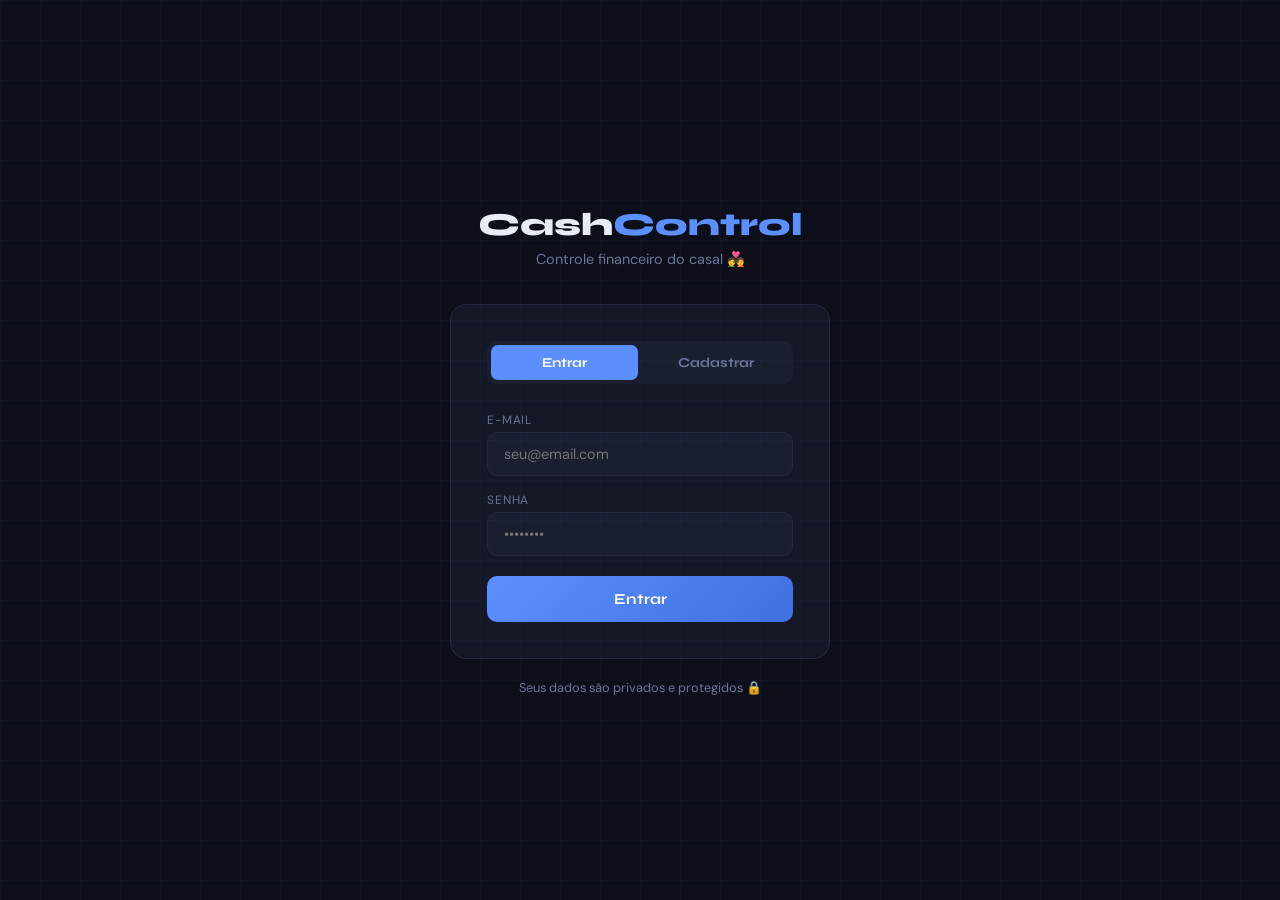
<file: login.html>
<!DOCTYPE html>
<html lang="pt-BR">
<head>
  <meta charset="UTF-8" />
  <meta name="viewport" content="width=device-width, initial-scale=1.0"/>
  <title>CashControl — Entrar</title>
  <link href="https://fonts.googleapis.com/css2?family=Syne:wght@400;700;800&family=DM+Sans:wght@300;400;500&display=swap" rel="stylesheet"/>
  <link rel="stylesheet" href="css/style.css"/>
  <style>
    body { display: flex; align-items: center; justify-content: center; min-height: 100vh; }

    .auth-wrap {
      width: 100%;
      max-width: 420px;
      padding: 20px;
    }

    .auth-logo {
      text-align: center;
      margin-bottom: 36px;
    }

    .auth-logo h1 {
      font-family: 'Syne', sans-serif;
      font-size: 2rem;
      font-weight: 800;
    }

    .auth-logo span { color: var(--accent); }
    .auth-logo p { color: var(--muted); font-size: .9rem; margin-top: 6px; }

    .auth-card {
      background: var(--panel);
      border: 1px solid var(--border);
      border-radius: var(--radius);
      padding: 36px;
    }

    .auth-tabs {
      display: flex;
      gap: 4px;
      background: var(--panel2);
      border-radius: 10px;
      padding: 4px;
      margin-bottom: 28px;
    }

    .auth-tab {
      flex: 1;
      background: none;
      border: none;
      color: var(--muted);
      font-family: 'Syne', sans-serif;
      font-size: .85rem;
      font-weight: 700;
      padding: 9px;
      border-radius: 7px;
      cursor: pointer;
      transition: all .2s;
    }

    .auth-tab.active { background: var(--accent); color: #fff; }

    .auth-form { display: none; flex-direction: column; gap: 16px; }
    .auth-form.active { display: flex; }

    .auth-form label {
      font-size: .75rem;
      text-transform: uppercase;
      letter-spacing: .07em;
      color: var(--muted);
      margin-bottom: 4px;
      display: block;
    }

    .auth-form input {
      width: 100%;
      background: var(--panel2);
      border: 1px solid var(--border);
      border-radius: 10px;
      padding: 12px 16px;
      font-family: 'DM Sans', sans-serif;
      color: var(--text);
      font-size: .9rem;
      outline: none;
      transition: border .2s;
    }

    .auth-form input:focus { border-color: var(--accent); }

    .auth-btn {
      background: linear-gradient(135deg, var(--accent), #4070e0);
      border: none;
      border-radius: 10px;
      color: #fff;
      font-family: 'Syne', sans-serif;
      font-size: .95rem;
      font-weight: 700;
      padding: 14px;
      cursor: pointer;
      transition: opacity .2s, transform .15s;
      margin-top: 4px;
    }

    .auth-btn:hover  { opacity: .9; transform: translateY(-1px); }
    .auth-btn:active { transform: translateY(0); }

    .auth-error {
      display: none;
      background: #ff6b6b22;
      border: 1px solid #ff6b6b44;
      color: var(--accent2);
      border-radius: 8px;
      padding: 10px 14px;
      font-size: .85rem;
    }

    .auth-hint {
      text-align: center;
      font-size: .8rem;
      color: var(--muted);
      margin-top: 20px;
    }
  </style>
</head>
<body>
<div class="auth-wrap">

  <div class="auth-logo">
    <h1>Cash<span>Control</span></h1>
    <p>Controle financeiro do casal 💑</p>
  </div>

  <div class="auth-card">
    <div class="auth-tabs">
      <button class="auth-tab active" onclick="trocarAba('login', this)">Entrar</button>
      <button class="auth-tab"        onclick="trocarAba('cadastro', this)">Cadastrar</button>
    </div>

    <div class="auth-error" id="auth-erro"></div>

    <!-- LOGIN -->
    <form class="auth-form active" id="form-login" onsubmit="fazerLogin(event)">
      <div>
        <label>E-mail</label>
        <input type="email" id="login-email" placeholder="seu@email.com" required />
      </div>
      <div>
        <label>Senha</label>
        <input type="password" id="login-senha" placeholder="••••••••" required />
      </div>
      <button type="submit" class="auth-btn" id="btn-login">Entrar</button>
    </form>

    <!-- CADASTRO -->
    <form class="auth-form" id="form-cadastro" onsubmit="fazerCadastro(event)">
      <div>
        <label>Seu nome</label>
        <input type="text" id="cad-nome" placeholder="Ex: João" required />
      </div>
      <div>
        <label>E-mail</label>
        <input type="email" id="cad-email" placeholder="seu@email.com" required />
      </div>
      <div>
        <label>Senha</label>
        <input type="password" id="cad-senha" placeholder="Mínimo 6 caracteres" minlength="6" required />
      </div>
      <div>
        <label>Nome do grupo familiar</label>
        <input type="text" id="cad-grupo" placeholder="Ex: Família Costa" value="Família" />
      </div>
      <button type="submit" class="auth-btn" id="btn-cadastro">Criar conta</button>
    </form>
  </div>

  <p class="auth-hint">Seus dados são privados e protegidos 🔒</p>
</div>

<script type="module">
  import { auth } from './js/api.js';

  // Redireciona se já logado
  if (auth.isLogado()) window.location.href = 'index.html';

  function mostrarErro(msg) {
    const el = document.getElementById('auth-erro');
    el.textContent = msg;
    el.style.display = 'block';
  }

  function esconderErro() {
    document.getElementById('auth-erro').style.display = 'none';
  }

  window.trocarAba = (aba, btn) => {
    document.querySelectorAll('.auth-tab').forEach(b => b.classList.remove('active'));
    document.querySelectorAll('.auth-form').forEach(f => f.classList.remove('active'));
    btn.classList.add('active');
    document.getElementById('form-' + aba).classList.add('active');
    esconderErro();
  };

  window.fazerLogin = async (e) => {
    e.preventDefault();
    esconderErro();
    const btn = document.getElementById('btn-login');
    btn.textContent = 'Entrando...';
    btn.disabled = true;
    try {
      await auth.login(
        document.getElementById('login-email').value,
        document.getElementById('login-senha').value,
      );
      window.location.href = 'index.html';
    } catch (err) {
      mostrarErro(err.message);
      btn.textContent = 'Entrar';
      btn.disabled = false;
    }
  };

  window.fazerCadastro = async (e) => {
    e.preventDefault();
    esconderErro();
    const btn = document.getElementById('btn-cadastro');
    btn.textContent = 'Criando conta...';
    btn.disabled = true;
    try {
      await auth.cadastro(
        document.getElementById('cad-nome').value,
        document.getElementById('cad-email').value,
        document.getElementById('cad-senha').value,
        document.getElementById('cad-grupo').value,
      );
      window.location.href = 'index.html';
    } catch (err) {
      mostrarErro(err.message);
      btn.textContent = 'Criar conta';
      btn.disabled = false;
    }
  };
</script>
</body>
</html>
</file>
<file: css/style.css>
:root {
  --bg: #0c0f1a;
  --panel: #131726;
  --panel2: #1a1f30;
  --border: #232840;
  --accent: #5b8fff;
  --accent2: #ff6b6b;
  --accent3: #43e5b0;
  --accent4: #f9c74f;
  --text: #e8ecf5;
  --muted: #6b7499;
  --radius: 16px;
}

*, *::before, *::after {
  box-sizing: border-box;
  margin: 0;
  padding: 0;
}

body {
  font-family: 'DM Sans', sans-serif;
  background: var(--bg);
  color: var(--text);
  min-height: 100vh;
  overflow-x: hidden;
}

body::before {
  content: '';
  position: fixed;
  inset: 0;
  background-image:
    linear-gradient(rgba(91,143,255,0.04) 1px, transparent 1px),
    linear-gradient(90deg, rgba(91,143,255,0.04) 1px, transparent 1px);
  background-size: 40px 40px;
  pointer-events: none;
  z-index: 0;
}

.app {
  position: relative;
  z-index: 1;
  max-width: 1200px;
  margin: 0 auto;
  padding: 24px 20px 60px;
}

/* ── HEADER ── */
header {
  display: flex;
  align-items: center;
  justify-content: space-between;
  margin-bottom: 40px;
}

.logo {
  display: flex;
  align-items: center;
  gap: 12px;
}

.logo-icon {
  width: 42px;
  height: 42px;
  border-radius: 12px;
  background: linear-gradient(135deg, var(--accent), var(--accent3));
  display: flex;
  align-items: center;
  justify-content: center;
  font-size: 20px;
}

.logo img {
  height: 42px;
  width: auto;
  border-radius: 10px;
}

.logo h1 {
  font-family: 'Syne', sans-serif;
  font-size: 1.4rem;
  font-weight: 800;
  letter-spacing: -0.5px;
}

.logo span { color: var(--accent); }

nav {
  display: flex;
  gap: 4px;
  background: var(--panel);
  border: 1px solid var(--border);
  border-radius: 12px;
  padding: 4px;
}

nav button {
  background: none;
  border: none;
  color: var(--muted);
  font-family: 'DM Sans', sans-serif;
  font-size: 0.85rem;
  font-weight: 500;
  padding: 8px 18px;
  border-radius: 9px;
  cursor: pointer;
  transition: all .2s;
}

nav button.active { background: var(--accent); color: #fff; }
nav button:hover:not(.active) { color: var(--text); background: var(--panel2); }

/* ── VIEWS ── */
.view { display: none; animation: fadeUp .35s ease; }
.view.active { display: block; }

@keyframes fadeUp {
  from { opacity: 0; transform: translateY(14px); }
  to   { opacity: 1; transform: translateY(0); }
}

/* ── KPI CARDS ── */
.kpi-row {
  display: grid;
  grid-template-columns: repeat(auto-fit, minmax(200px, 1fr));
  gap: 16px;
  margin-bottom: 28px;
}

.kpi-card {
  background: var(--panel);
  border: 1px solid var(--border);
  border-radius: var(--radius);
  padding: 22px 24px;
  position: relative;
  overflow: hidden;
}

.kpi-card::after {
  content: '';
  position: absolute;
  top: -30px;
  right: -30px;
  width: 80px;
  height: 80px;
  border-radius: 50%;
  background: radial-gradient(circle, var(--glow, #5b8fff33) 0%, transparent 70%);
}

.kpi-card.green  { --glow: #43e5b033; }
.kpi-card.red    { --glow: #ff6b6b33; }
.kpi-card.yellow { --glow: #f9c74f33; }

.kpi-label {
  font-size: 0.75rem;
  color: var(--muted);
  text-transform: uppercase;
  letter-spacing: .08em;
  margin-bottom: 8px;
}

.kpi-value {
  font-family: 'Syne', sans-serif;
  font-size: 1.7rem;
  font-weight: 800;
  color: var(--accent);
}

.kpi-card.green  .kpi-value { color: var(--accent3); }
.kpi-card.red    .kpi-value { color: var(--accent2); }
.kpi-card.yellow .kpi-value { color: var(--accent4); }

.kpi-sub {
  font-size: 0.75rem;
  color: var(--muted);
  margin-top: 4px;
}

/* ── CHARTS ── */
.charts-row {
  display: grid;
  grid-template-columns: 1fr 1fr;
  gap: 16px;
  margin-bottom: 28px;
}

@media (max-width: 700px) { .charts-row { grid-template-columns: 1fr; } }

.chart-card {
  background: var(--panel);
  border: 1px solid var(--border);
  border-radius: var(--radius);
  padding: 24px;
}

.chart-title {
  font-family: 'Syne', sans-serif;
  font-size: 0.95rem;
  font-weight: 700;
  margin-bottom: 18px;
}

.chart-wrap { position: relative; height: 220px; }

/* ── TABLE ── */
.table-card {
  background: var(--panel);
  border: 1px solid var(--border);
  border-radius: var(--radius);
  overflow: hidden;
}

.table-header {
  display: flex;
  align-items: center;
  justify-content: space-between;
  padding: 20px 24px;
  border-bottom: 1px solid var(--border);
}

.table-title {
  font-family: 'Syne', sans-serif;
  font-size: 0.95rem;
  font-weight: 700;
}

.search-box {
  background: var(--panel2);
  border: 1px solid var(--border);
  border-radius: 8px;
  padding: 7px 14px;
  font-family: 'DM Sans', sans-serif;
  color: var(--text);
  font-size: 0.85rem;
  outline: none;
  width: 200px;
}

.search-box::placeholder { color: var(--muted); }

table { width: 100%; border-collapse: collapse; }

th {
  font-size: 0.72rem;
  text-transform: uppercase;
  letter-spacing: .08em;
  color: var(--muted);
  padding: 10px 20px;
  text-align: left;
  background: var(--panel2);
}

td {
  padding: 14px 20px;
  font-size: 0.88rem;
  border-top: 1px solid var(--border);
}

tr:hover td { background: rgba(91,143,255,0.04); }

.badge {
  display: inline-block;
  padding: 3px 10px;
  border-radius: 20px;
  font-size: 0.75rem;
  font-weight: 500;
}

.badge-alimentacao { background: #5b8fff22; color: #5b8fff; }
.badge-transporte  { background: #43e5b022; color: #43e5b0; }
.badge-lazer       { background: #f9c74f22; color: #f9c74f; }
.badge-saude       { background: #ff6b6b22; color: #ff6b6b; }
.badge-moradia     { background: #c77dff22; color: #c77dff; }
.badge-casamento   { background: #ff9fdb22; color: #ff9fdb; }
.badge-outros      { background: #aaa2;     color: #aaa;    }

.delete-btn {
  background: none;
  border: none;
  cursor: pointer;
  color: var(--muted);
  font-size: 1rem;
  transition: color .2s;
  padding: 4px 8px;
  border-radius: 6px;
}

.delete-btn:hover { color: var(--accent2); background: #ff6b6b11; }

/* ── FORM ── */
.form-card {
  background: var(--panel);
  border: 1px solid var(--border);
  border-radius: var(--radius);
  padding: 36px;
  max-width: 600px;
}

.form-title {
  font-family: 'Syne', sans-serif;
  font-size: 1.3rem;
  font-weight: 800;
  margin-bottom: 28px;
}

.form-title span { color: var(--accent); }

.form-grid {
  display: grid;
  grid-template-columns: 1fr 1fr;
  gap: 18px;
}

@media (max-width: 500px) { .form-grid { grid-template-columns: 1fr; } }

.form-group { display: flex; flex-direction: column; gap: 8px; }
.form-group.full { grid-column: 1 / -1; }

label {
  font-size: 0.78rem;
  text-transform: uppercase;
  letter-spacing: .07em;
  color: var(--muted);
}

input, select, textarea {
  background: var(--panel2);
  border: 1px solid var(--border);
  border-radius: 10px;
  padding: 12px 16px;
  font-family: 'DM Sans', sans-serif;
  color: var(--text);
  font-size: 0.9rem;
  outline: none;
  transition: border .2s;
}

input:focus, select:focus, textarea:focus { border-color: var(--accent); }
select option { background: var(--panel); }

.submit-btn {
  background: linear-gradient(135deg, var(--accent), #4070e0);
  border: none;
  border-radius: 10px;
  color: #fff;
  font-family: 'Syne', sans-serif;
  font-size: 0.95rem;
  font-weight: 700;
  padding: 14px 28px;
  cursor: pointer;
  transition: opacity .2s, transform .15s;
  margin-top: 8px;
  width: 100%;
}

.submit-btn:hover  { opacity: .9; transform: translateY(-1px); }
.submit-btn:active { transform: translateY(0); }

/* success-toast — mantém as duas grafias por compatibilidade */
.success-toast,
.sucess-toast {
  display: none;
  background: var(--accent3);
  color: #0c0f1a;
  border-radius: 10px;
  padding: 12px 20px;
  font-weight: 600;
  font-size: 0.88rem;
  margin-top: 16px;
  animation: fadeUp .3s ease;
}

/* ── REPORTS ── */
.reports-grid {
  display: grid;
  grid-template-columns: 1fr 1fr;
  gap: 16px;
  margin-bottom: 24px;
}

@media (max-width: 700px) { .reports-grid { grid-template-columns: 1fr; } }

.report-card {
  background: var(--panel);
  border: 1px solid var(--border);
  border-radius: var(--radius);
  padding: 24px;
}

.report-card-title {
  font-family: 'Syne', sans-serif;
  font-size: 0.9rem;
  font-weight: 700;
  margin-bottom: 16px;
  color: var(--muted);
  text-transform: uppercase;
  letter-spacing: .06em;
}

.cat-row {
  display: flex;
  align-items: center;
  gap: 12px;
  margin-bottom: 12px;
}

.cat-bar-wrap {
  flex: 1;
  background: var(--panel2);
  border-radius: 4px;
  height: 6px;
  overflow: hidden;
}

.cat-bar {
  height: 100%;
  border-radius: 4px;
  transition: width .5s ease;
}

.cat-label { font-size: 0.83rem; width: 110px; }
.cat-value { font-size: 0.83rem; color: var(--muted); width: 80px; text-align: right; }

.export-row { display: flex; gap: 12px; }

.btn-export {
  flex: 1;
  background: var(--panel2);
  border: 1px solid var(--border);
  border-radius: 10px;
  color: var(--text);
  font-family: 'Syne', sans-serif;
  font-size: 0.85rem;
  font-weight: 700;
  padding: 14px;
  cursor: pointer;
  transition: all .2s;
  display: flex;
  align-items: center;
  justify-content: center;
  gap: 8px;
}

.btn-export:hover { background: var(--accent); border-color: var(--accent); color: #fff; }

.month-filter {
  display: flex;
  align-items: center;
  gap: 12px;
  margin-bottom: 24px;
}

.month-filter label {
  font-size: 0.8rem;
  color: var(--muted);
  text-transform: uppercase;
  letter-spacing: .07em;
}

.month-filter select { padding: 8px 14px; font-size: 0.85rem; border-radius: 8px; width: auto; }

/* ── RESPONSIVE ── */
@media (max-width: 600px) {
  .table-header  { flex-direction: column; gap: 12px; }
  .search-box    { width: 100%; }
}

/* ── INVESTIMENTOS ── */
.view-investimentos {
  position: relative;
  z-index: 1;
  max-width: 1200px;
  margin: 0 auto;
  padding: 0 20px 60px;
}

.view-investimentos .form-card {
  max-width: 500px;
}
</file>
<file: Frontend/css/style.css>
:root {
  --bg: #0c0f1a;
  --panel: #131726;
  --panel2: #1a1f30;
  --border: #232840;
  --accent: #5b8fff;
  --accent2: #ff6b6b;
  --accent3: #43e5b0;
  --accent4: #f9c74f;
  --text: #e8ecf5;
  --muted: #6b7499;
  --radius: 16px;
}

*, *::before, *::after {
  box-sizing: border-box;
  margin: 0;
  padding: 0;
}

body {
  font-family: 'DM Sans', sans-serif;
  background: var(--bg);
  color: var(--text);
  min-height: 100vh;
  overflow-x: hidden;
}

body::before {
  content: '';
  position: fixed;
  inset: 0;
  background-image:
    linear-gradient(rgba(91,143,255,0.04) 1px, transparent 1px),
    linear-gradient(90deg, rgba(91,143,255,0.04) 1px, transparent 1px);
  background-size: 40px 40px;
  pointer-events: none;
  z-index: 0;
}

.app {
  position: relative;
  z-index: 1;
  max-width: 1200px;
  margin: 0 auto;
  padding: 24px 20px 60px;
}

/* ── HEADER ── */
header {
  display: flex;
  align-items: center;
  justify-content: space-between;
  margin-bottom: 40px;
}

.logo {
  display: flex;
  align-items: center;
  gap: 12px;
}

.logo-icon {
  width: 42px;
  height: 42px;
  border-radius: 12px;
  background: linear-gradient(135deg, var(--accent), var(--accent3));
  display: flex;
  align-items: center;
  justify-content: center;
  font-size: 20px;
}

.logo img {
  height: 42px;
  width: auto;
  border-radius: 10px;
}

.logo h1 {
  font-family: 'Syne', sans-serif;
  font-size: 1.4rem;
  font-weight: 800;
  letter-spacing: -0.5px;
}

.logo span { color: var(--accent); }

nav {
  display: flex;
  gap: 4px;
  background: var(--panel);
  border: 1px solid var(--border);
  border-radius: 12px;
  padding: 4px;
}

nav button {
  background: none;
  border: none;
  color: var(--muted);
  font-family: 'DM Sans', sans-serif;
  font-size: 0.85rem;
  font-weight: 500;
  padding: 8px 18px;
  border-radius: 9px;
  cursor: pointer;
  transition: all .2s;
}

nav button.active { background: var(--accent); color: #fff; }
nav button:hover:not(.active) { color: var(--text); background: var(--panel2); }

/* ── VIEWS ── */
.view { display: none; animation: fadeUp .35s ease; }
.view.active { display: block; }

@keyframes fadeUp {
  from { opacity: 0; transform: translateY(14px); }
  to   { opacity: 1; transform: translateY(0); }
}

/* ── KPI CARDS ── */
.kpi-row {
  display: grid;
  grid-template-columns: repeat(auto-fit, minmax(200px, 1fr));
  gap: 16px;
  margin-bottom: 28px;
}

.kpi-card {
  background: var(--panel);
  border: 1px solid var(--border);
  border-radius: var(--radius);
  padding: 22px 24px;
  position: relative;
  overflow: hidden;
}

.kpi-card::after {
  content: '';
  position: absolute;
  top: -30px;
  right: -30px;
  width: 80px;
  height: 80px;
  border-radius: 50%;
  background: radial-gradient(circle, var(--glow, #5b8fff33) 0%, transparent 70%);
}

.kpi-card.green  { --glow: #43e5b033; }
.kpi-card.red    { --glow: #ff6b6b33; }
.kpi-card.yellow { --glow: #f9c74f33; }

.kpi-label {
  font-size: 0.75rem;
  color: var(--muted);
  text-transform: uppercase;
  letter-spacing: .08em;
  margin-bottom: 8px;
}

.kpi-value {
  font-family: 'Syne', sans-serif;
  font-size: 1.7rem;
  font-weight: 800;
  color: var(--accent);
}

.kpi-card.green  .kpi-value { color: var(--accent3); }
.kpi-card.red    .kpi-value { color: var(--accent2); }
.kpi-card.yellow .kpi-value { color: var(--accent4); }

.kpi-sub {
  font-size: 0.75rem;
  color: var(--muted);
  margin-top: 4px;
}

/* ── CHARTS ── */
.charts-row {
  display: grid;
  grid-template-columns: 1fr 1fr;
  gap: 16px;
  margin-bottom: 28px;
}

@media (max-width: 700px) { .charts-row { grid-template-columns: 1fr; } }

.chart-card {
  background: var(--panel);
  border: 1px solid var(--border);
  border-radius: var(--radius);
  padding: 24px;
}

.chart-title {
  font-family: 'Syne', sans-serif;
  font-size: 0.95rem;
  font-weight: 700;
  margin-bottom: 18px;
}

.chart-wrap { position: relative; height: 220px; }

/* ── TABLE ── */
.table-card {
  background: var(--panel);
  border: 1px solid var(--border);
  border-radius: var(--radius);
  overflow: hidden;
}

.table-header {
  display: flex;
  align-items: center;
  justify-content: space-between;
  padding: 20px 24px;
  border-bottom: 1px solid var(--border);
}

.table-title {
  font-family: 'Syne', sans-serif;
  font-size: 0.95rem;
  font-weight: 700;
}

.search-box {
  background: var(--panel2);
  border: 1px solid var(--border);
  border-radius: 8px;
  padding: 7px 14px;
  font-family: 'DM Sans', sans-serif;
  color: var(--text);
  font-size: 0.85rem;
  outline: none;
  width: 200px;
}

.search-box::placeholder { color: var(--muted); }

table { width: 100%; border-collapse: collapse; }

th {
  font-size: 0.72rem;
  text-transform: uppercase;
  letter-spacing: .08em;
  color: var(--muted);
  padding: 10px 20px;
  text-align: left;
  background: var(--panel2);
}

td {
  padding: 14px 20px;
  font-size: 0.88rem;
  border-top: 1px solid var(--border);
}

tr:hover td { background: rgba(91,143,255,0.04); }

.badge {
  display: inline-block;
  padding: 3px 10px;
  border-radius: 20px;
  font-size: 0.75rem;
  font-weight: 500;
}

.badge-alimentacao { background: #5b8fff22; color: #5b8fff; }
.badge-transporte  { background: #43e5b022; color: #43e5b0; }
.badge-lazer       { background: #f9c74f22; color: #f9c74f; }
.badge-saude       { background: #ff6b6b22; color: #ff6b6b; }
.badge-moradia     { background: #c77dff22; color: #c77dff; }
.badge-casamento   { background: #ff9fdb22; color: #ff9fdb; }
.badge-outros      { background: #aaa2;     color: #aaa;    }

.delete-btn {
  background: none;
  border: none;
  cursor: pointer;
  color: var(--muted);
  font-size: 1rem;
  transition: color .2s;
  padding: 4px 8px;
  border-radius: 6px;
}

.delete-btn:hover { color: var(--accent2); background: #ff6b6b11; }

/* ── FORM ── */
.form-card {
  background: var(--panel);
  border: 1px solid var(--border);
  border-radius: var(--radius);
  padding: 36px;
  max-width: 600px;
}

.form-title {
  font-family: 'Syne', sans-serif;
  font-size: 1.3rem;
  font-weight: 800;
  margin-bottom: 28px;
}

.form-title span { color: var(--accent); }

.form-grid {
  display: grid;
  grid-template-columns: 1fr 1fr;
  gap: 18px;
}

@media (max-width: 500px) { .form-grid { grid-template-columns: 1fr; } }

.form-group { display: flex; flex-direction: column; gap: 8px; }
.form-group.full { grid-column: 1 / -1; }

label {
  font-size: 0.78rem;
  text-transform: uppercase;
  letter-spacing: .07em;
  color: var(--muted);
}

input, select, textarea {
  background: var(--panel2);
  border: 1px solid var(--border);
  border-radius: 10px;
  padding: 12px 16px;
  font-family: 'DM Sans', sans-serif;
  color: var(--text);
  font-size: 0.9rem;
  outline: none;
  transition: border .2s;
}

input:focus, select:focus, textarea:focus { border-color: var(--accent); }
select option { background: var(--panel); }

.submit-btn {
  background: linear-gradient(135deg, var(--accent), #4070e0);
  border: none;
  border-radius: 10px;
  color: #fff;
  font-family: 'Syne', sans-serif;
  font-size: 0.95rem;
  font-weight: 700;
  padding: 14px 28px;
  cursor: pointer;
  transition: opacity .2s, transform .15s;
  margin-top: 8px;
  width: 100%;
}

.submit-btn:hover  { opacity: .9; transform: translateY(-1px); }
.submit-btn:active { transform: translateY(0); }

/* success-toast — mantém as duas grafias por compatibilidade */
.success-toast,
.sucess-toast {
  display: none;
  background: var(--accent3);
  color: #0c0f1a;
  border-radius: 10px;
  padding: 12px 20px;
  font-weight: 600;
  font-size: 0.88rem;
  margin-top: 16px;
  animation: fadeUp .3s ease;
}

/* ── REPORTS ── */
.reports-grid {
  display: grid;
  grid-template-columns: 1fr 1fr;
  gap: 16px;
  margin-bottom: 24px;
}

@media (max-width: 700px) { .reports-grid { grid-template-columns: 1fr; } }

.report-card {
  background: var(--panel);
  border: 1px solid var(--border);
  border-radius: var(--radius);
  padding: 24px;
}

.report-card-title {
  font-family: 'Syne', sans-serif;
  font-size: 0.9rem;
  font-weight: 700;
  margin-bottom: 16px;
  color: var(--muted);
  text-transform: uppercase;
  letter-spacing: .06em;
}

.cat-row {
  display: flex;
  align-items: center;
  gap: 12px;
  margin-bottom: 12px;
}

.cat-bar-wrap {
  flex: 1;
  background: var(--panel2);
  border-radius: 4px;
  height: 6px;
  overflow: hidden;
}

.cat-bar {
  height: 100%;
  border-radius: 4px;
  transition: width .5s ease;
}

.cat-label { font-size: 0.83rem; width: 110px; }
.cat-value { font-size: 0.83rem; color: var(--muted); width: 80px; text-align: right; }

.export-row { display: flex; gap: 12px; }

.btn-export {
  flex: 1;
  background: var(--panel2);
  border: 1px solid var(--border);
  border-radius: 10px;
  color: var(--text);
  font-family: 'Syne', sans-serif;
  font-size: 0.85rem;
  font-weight: 700;
  padding: 14px;
  cursor: pointer;
  transition: all .2s;
  display: flex;
  align-items: center;
  justify-content: center;
  gap: 8px;
}

.btn-export:hover { background: var(--accent); border-color: var(--accent); color: #fff; }

.month-filter {
  display: flex;
  align-items: center;
  gap: 12px;
  margin-bottom: 24px;
}

.month-filter label {
  font-size: 0.8rem;
  color: var(--muted);
  text-transform: uppercase;
  letter-spacing: .07em;
}

.month-filter select { padding: 8px 14px; font-size: 0.85rem; border-radius: 8px; width: auto; }

/* ── RESPONSIVE ── */
@media (max-width: 1024px) {
  .app { padding: 20px 16px 60px; }
  .logo h1 { font-size: 1.2rem; }
  nav button { padding: 6px 14px; font-size: 0.8rem; }
  .kpi-row { gap: 12px; }
  .form-card { padding: 28px; }
}

@media (max-width: 768px) {
  .app { padding: 16px 12px 60px; }
  
  header { 
    flex-direction: column; 
    gap: 16px; 
    margin-bottom: 28px;
  }
  
  nav { 
    width: 100%; 
    flex-wrap: wrap;
  }
  
  nav button { 
    flex: 1;
    padding: 10px 12px;
    font-size: 0.75rem;
  }
  
  .logo { 
    width: 100%;
    justify-content: center;
  }
  
  .logo h1 { font-size: 1rem; }
  .logo img { height: 36px; }
  
  .kpi-row { 
    grid-template-columns: repeat(2, 1fr);
    gap: 12px;
  }
  
  .kpi-value { font-size: 1.4rem; }
  .kpi-label { font-size: 0.7rem; }
  
  .charts-row { gap: 12px; }
  .chart-wrap { height: 180px; }
  
  .form-card { 
    padding: 20px; 
    max-width: 100%;
  }
  
  .form-title { 
    font-size: 1.1rem; 
    margin-bottom: 20px;
  }
  
  .form-grid { gap: 14px; }
  
  .reports-grid { gap: 12px; }
  
  .table-card { border-radius: 12px; }
  
  .table-header { 
    flex-direction: column; 
    gap: 12px;
    padding: 16px 16px;
  }
  
  .table-title { font-size: 0.9rem; }
  .search-box { width: 100%; }
  
  th { 
    padding: 8px 12px;
    font-size: 0.65rem;
  }
  
  td { 
    padding: 12px 12px;
    font-size: 0.8rem;
  }
  
  .badge { font-size: 0.7rem; padding: 2px 8px; }
  
  .delete-btn { padding: 3px 6px; font-size: 0.9rem; }
  
  .btn-export { padding: 10px; font-size: 0.8rem; }
  
  .month-filter { 
    flex-wrap: wrap;
    gap: 10px;
  }
  
  .month-filter select { font-size: 0.8rem; }
  
  .cat-label { width: 90px; font-size: 0.75rem; }
  .cat-value { width: 70px; font-size: 0.75rem; }
}

@media (max-width: 480px) {
  .app { padding: 12px 10px 50px; }
  
  header {
    flex-direction: column;
    gap: 12px;
    margin-bottom: 20px;
  }
  
  .logo {
    width: 100%;
    gap: 8px;
  }
  
  .logo img { height: 32px; }
  .logo h1 { font-size: 0.95rem; }
  .logo span { font-size: 0.9rem; }
  
  nav {
    width: 100%;
    flex-direction: column;
    padding: 8px;
    gap: 4px;
  }
  
  nav button {
    width: 100%;
    padding: 10px 12px;
    font-size: 0.7rem;
    border-radius: 8px;
  }
  
  .kpi-row {
    grid-template-columns: 1fr;
    gap: 12px;
    margin-bottom: 20px;
  }
  
  .kpi-card {
    padding: 16px 18px;
  }
  
  .kpi-value { font-size: 1.2rem; }
  .kpi-label { font-size: 0.65rem; }
  .kpi-sub { font-size: 0.65rem; }
  
  .charts-row {
    grid-template-columns: 1fr;
    gap: 12px;
    margin-bottom: 20px;
  }
  
  .chart-card { 
    padding: 16px;
    border-radius: 12px;
  }
  
  .chart-title { 
    font-size: 0.85rem;
    margin-bottom: 12px;
  }
  
  .chart-wrap { height: 150px; }
  
  .table-card {
    border-radius: 10px;
    margin-bottom: 20px;
  }
  
  .table-header {
    flex-direction: column;
    gap: 10px;
    padding: 12px 12px;
    border-bottom: 1px solid var(--border);
  }
  
  .table-title { 
    font-size: 0.85rem;
    font-weight: 700;
  }
  
  .search-box {
    width: 100%;
    padding: 6px 12px;
    font-size: 0.8rem;
  }
  
  table { font-size: 0.75rem; }
  
  th {
    padding: 8px 8px;
    font-size: 0.6rem;
    letter-spacing: 0.04em;
  }
  
  td {
    padding: 10px 8px;
    font-size: 0.75rem;
  }
  
  .badge {
    font-size: 0.65rem;
    padding: 2px 6px;
    border-radius: 16px;
  }
  
  .delete-btn {
    padding: 2px 4px;
    font-size: 0.85rem;
  }
  
  .form-card {
    padding: 16px;
    border-radius: 12px;
    margin-bottom: 20px;
  }
  
  .form-title {
    font-size: 1rem;
    margin-bottom: 18px;
  }
  
  .form-grid {
    grid-template-columns: 1fr;
    gap: 12px;
  }
  
  .form-group { gap: 6px; }
  
  label {
    font-size: 0.7rem;
    letter-spacing: 0.05em;
  }
  
  input, select, textarea {
    padding: 10px 14px;
    font-size: 0.85rem;
    border-radius: 8px;
  }
  
  .submit-btn {
    padding: 12px 20px;
    font-size: 0.85rem;
    margin-top: 6px;
  }
  
  .success-toast,
  .sucess-toast {
    font-size: 0.8rem;
    padding: 10px 16px;
  }
  
  .reports-grid {
    grid-template-columns: 1fr;
    gap: 12px;
    margin-bottom: 20px;
  }
  
  .report-card {
    padding: 16px;
    border-radius: 12px;
  }
  
  .report-card-title {
    font-size: 0.8rem;
    margin-bottom: 12px;
  }
  
  .cat-row {
    gap: 8px;
    margin-bottom: 10px;
  }
  
  .cat-label {
    width: 80px;
    font-size: 0.7rem;
  }
  
  .cat-value {
    width: 60px;
    font-size: 0.7rem;
  }
  
  .cat-bar-wrap { height: 5px; }
  
  .export-row {
    flex-direction: column;
    gap: 8px;
  }
  
  .btn-export {
    padding: 10px;
    font-size: 0.75rem;
  }
  
  .month-filter {
    flex-direction: column;
    gap: 8px;
    margin-bottom: 16px;
  }
  
  .month-filter label {
    font-size: 0.7rem;
  }
  
  .month-filter select {
    width: 100%;
    padding: 8px 12px;
    font-size: 0.8rem;
  }
}

/* ── INVESTIMENTOS ── */
.view-investimentos {
  position: relative;
  z-index: 1;
  max-width: 1200px;
  margin: 0 auto;
  padding: 0 20px 60px;
}

.view-investimentos .form-card {
  max-width: 500px;
}

/* Media queries para investimentos em mobile */
@media (max-width: 768px) {
  .view-investimentos {
    padding: 0 12px 50px;
  }
  
  .view-investimentos .form-card {
    max-width: 100%;
  }
}

@media (max-width: 480px) {
  .view-investimentos {
    padding: 0 10px 40px;
  }
  
  .view-investimentos .form-card {
    max-width: 100%;
    padding: 16px;
  }
}
</file>
